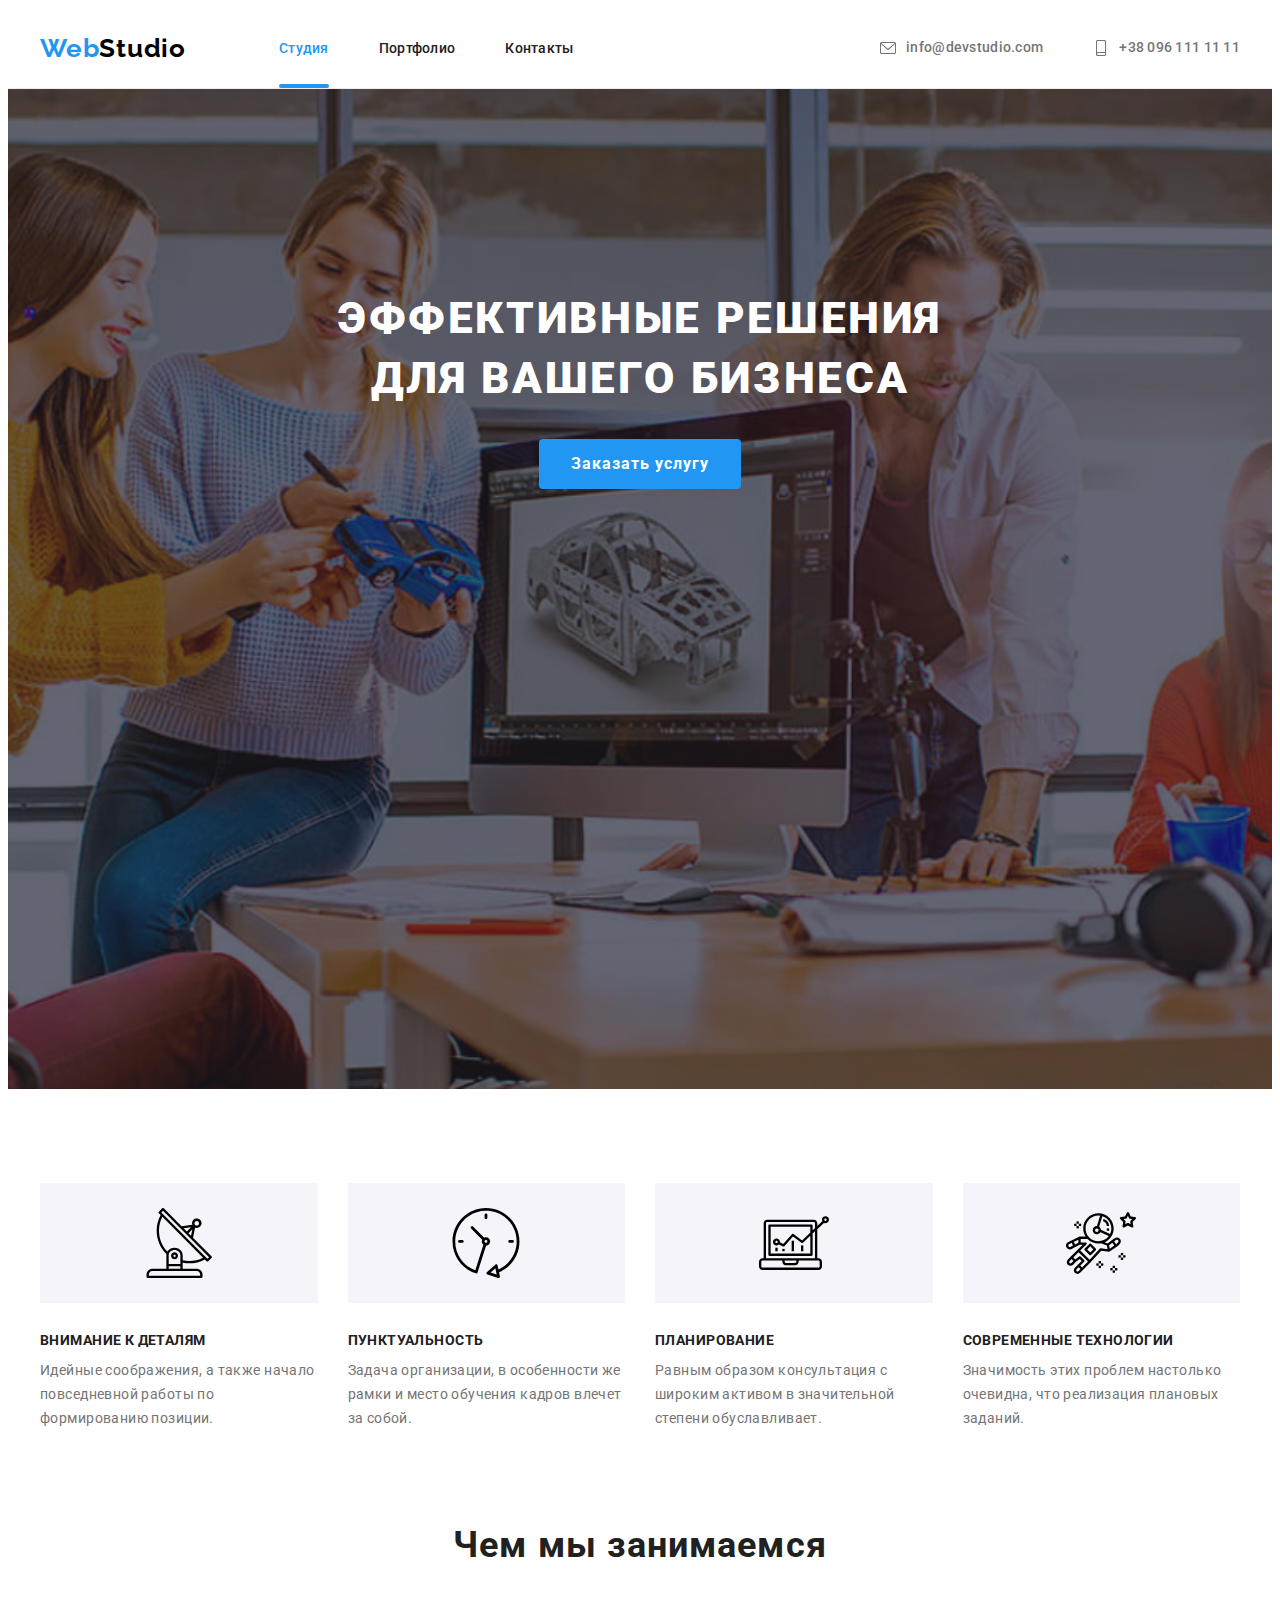
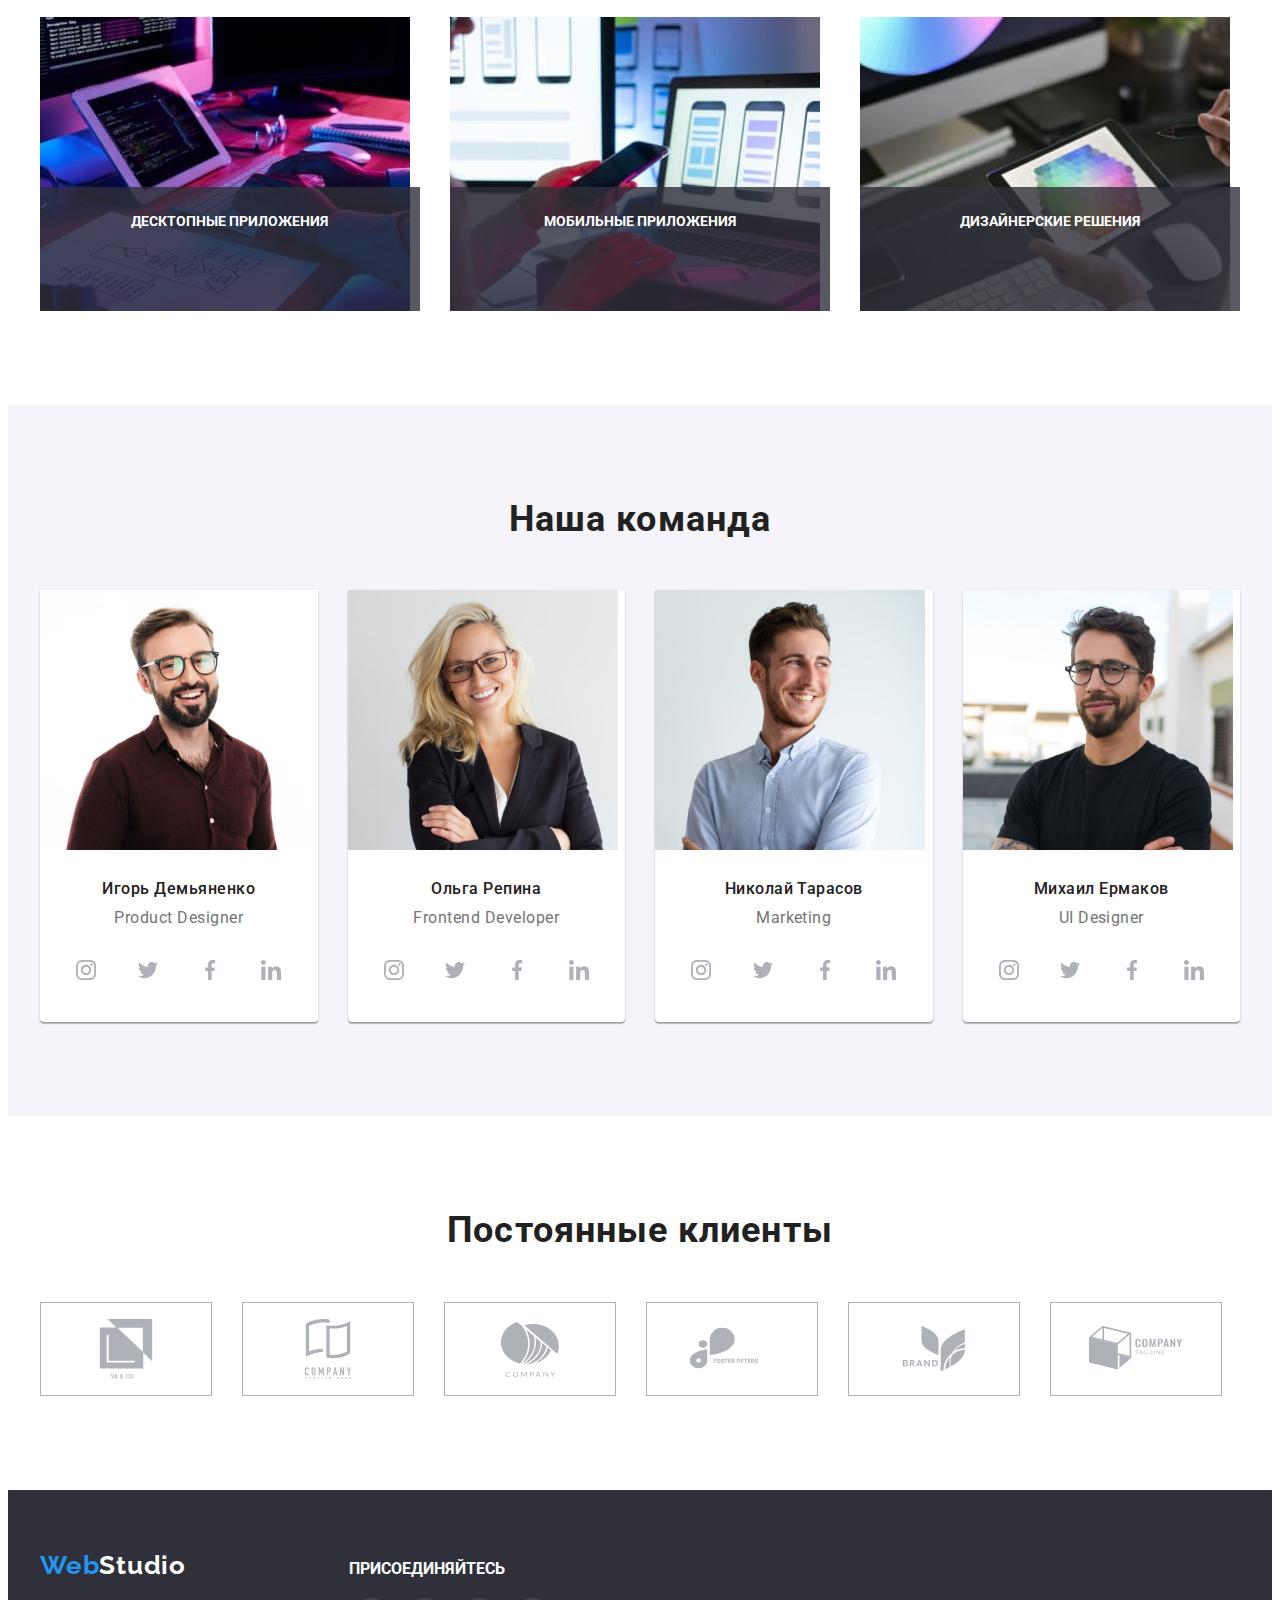
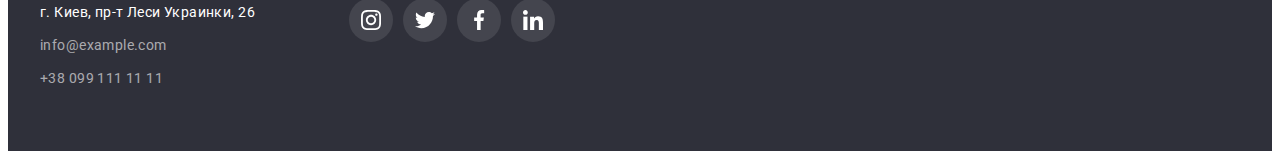
<file: index.html>
<!DOCTYPE html>
<html lang="ru">
  <head>
    <meta charset="UTF-8" />
    <meta http-equiv="X-UA-Compatible" content="IE=edge" />
    <meta name="viewport" content="width=device-width, initial-scale=1.0" />
    <title>Studio</title>
    <link rel="preconnect" href="https://fonts.gstatic.com" />
    <link
      href="https://fonts.googleapis.com/css2?family=Raleway:wght@700&family=Roboto:wght@400;500;700;900&display=swap"
      rel="stylesheet"
    />
    <link
      rel="stylesheet"
      href="https://cdnjs.cloudflare.com/ajax/libs/modern-normalize/1.0.0/modern-normalize.min.css"
      integrity="sha512-ISS7cAi1PEhQ8jnbJpJZMd29NlhNj4AWYyLOSp2CE/CsHxTCu+r+t0D2yoJudVrd0/8fTVPUVDzY5Tvli75u/g=="
      crossorigin="anonymous"
    />
    <link rel="stylesheet" href="./css/style.css" />
  </head>
  <body>
    <!-- шапка сайта -->

    <header class="header">
      <div class="container">
        <nav class="navigation-logotip">
          <a class="logotype" href="./index.html">
            <span class="logotype-one">
              Web
            </span>
            <span class="logotype-two">
              Studio
            </span>
          </a>
          <ul class="navigation">
            <li class="navigation-item">
              <a class="navigation-item-link" href="./index.html">
                <div class="current">Студия</div>
              </a>
            </li>
            <li class="navigation-item">
              <a class="navigation-item-link" href="./portfolio.html">
                Портфолио
              </a>
            </li>
            <li class="navigation-item">
              <a class="navigation-item-link" href="">
                Контакты
              </a>
            </li>
          </ul>
        </nav>

        <!-- right navigation -->
        <ul class="navigation right-navigation">
          <li class="navigation-contacts-mail link">
            <a
              href="mailto:info@devstudio.com"
              class="navigation-contacts-mail-item contacts-link"
            >
              <svg class="icon-adress" width="16" height="10">
                <use href="./images/icons.svg#icon-mail"></use>
              </svg>
              info@devstudio.com
            </a>
          </li>
          <li class="navigation-contacts-tel link">
            <a
              href="tel:+380961111111"
              class="navigation-contacts-tel-item contacts-link"
            >
              <svg class="icon-adress" width="16" height="10">
                <use href="./images/icons.svg#icon-telep"></use>
              </svg>
              +38 096 111 11 11
            </a>
          </li>
        </ul>
      </div>
    </header>

    <main>
      <!-- герой -->

      <section class="hero">
        <div class="bg-hero">
          <div class="container">
            <h1 class="hero-title">
              Эффективные решения для вашего бизнеса
            </h1>
            <button class="about-btn" type="button" data-modal-open>
              Заказать услугу
            </button>
          </div>
        </div>
      </section>

      <!-- особенности -->
      <section class="feature feature-sections">
        <div class="container">
          <h2 class="visually-hidden">Особенности</h2>
          <ul class="feature-item feature-box">
            <li class="feature-list">
              <div class="feature-icon">
                <svg class="feature-icon-svg">
                  <use href="./images/icons.svg#icon-feature1"></use>
                </svg>
              </div>
              <h3 class="feature-item-title">Внимание к деталям</h3>
              <p class="feature-item-text">
                Идейные соображения, а также начало повседневной работы по
                формированию позиции.
              </p>
            </li>
            <li class="feature-list">
              <div class="feature-icon">
                <svg class="feature-icon-svg">
                  <use href="./images/icons.svg#icon-feature2"></use>
                </svg>
              </div>
              <h3 class="feature-item-title">Пунктуальность</h3>
              <p class="feature-item-text">
                Задача организации, в особенности же рамки и место обучения
                кадров влечет за собой.
              </p>
            </li>
            <li class="feature-list">
              <div class="feature-icon">
                <svg class="feature-icon-svg">
                  <use href="./images/icons.svg#icon-feature3"></use>
                </svg>
              </div>
              <h3 class="feature-item-title">Планирование</h3>
              <p class="feature-item-text">
                Равным образом консультация с широким активом в значительной
                степени обуславливает.
              </p>
            </li>
            <li class="feature-list">
              <div class="feature-icon">
                <svg class="feature-icon-svg">
                  <use href="./images/icons.svg#icon-feature4"></use>
                </svg>
              </div>
              <h3 class="feature-item-title">Современные технологии</h3>
              <p class="feature-item-text">
                Значимость этих проблем настолько очевидна, что реализация
                плановых заданий.
              </p>
            </li>
          </ul>
        </div>
      </section>
      <!-- чем мы занимаемся -->
      <section class="work">
        <div class="container">
          <h2 class="work-title">Чем мы занимаемся</h2>
          <ul class="work-list">
            <li class="work-item">
              <img
                src="./images/img5.jpg"
                alt="робота з кодом"
                width="370"
                height="294"
              />
              <p class="work-overlay">Десктопные приложения</p>
            </li>
            <li class="work-item">
              <img
                src="./images/img.jpg"
                alt="робота з гаджетами"
                width="370"
                height="294"
              />
              <p class="work-overlay">Мобильные приложения</p>
            </li>
            <li class="work-item">
              <img
                src="./images/img123.jpg"
                alt="робота з зображенням"
                width="370"
                height="294"
              />
              <p class="work-overlay">Дизайнерские решения</p>
            </li>
          </ul>
        </div>
      </section>
      <!-- Наша команда -->
      <section class="team">
        <div class="container">
          <h2 class="work-title">Наша команда</h2>
          <ul class="team-list">
            <li class="team-background">
              <img
                src="./images/img6.jpg"
                alt="Игорь Демьяненко"
                width="270"
                height="260"
              />
              <div class="info-cards">
                <h3 class="team-title">Игорь Демьяненко</h3>
                <p class="team-about">Product Designer</p>
                <ul class="cards-social">
                  <li class="cards-item">
                    <a href="" class="social-link">
                      <svg class="social-icon">
                        <use href="./images/icons.svg#icon-instagram"></use>
                      </svg>
                    </a>
                  </li>
                  <li class="cards-item">
                    <a href="" class="social-link">
                      <svg class="social-icon">
                        <use href="./images/icons.svg#icon-twitter"></use>
                      </svg>
                    </a>
                  </li>
                  <li class="cards-item">
                    <a href="" class="social-link">
                      <svg class="social-icon">
                        <use href="./images/icons.svg#icon-facebook"></use>
                      </svg>
                    </a>
                  </li>
                  <li class="cards-item">
                    <a href="" class="social-link">
                      <svg class="social-icon">
                        <use href="./images/icons.svg#icon-linkedin"></use>
                      </svg>
                    </a>
                  </li>
                </ul>
              </div>
            </li>
            <li class="team-background">
              <img
                src="./images/img1.jpg"
                alt="Ольга Репина"
                width="270"
                height="260"
              />
              <div class="info-cards">
                <h3 class="team-title">Ольга Репина</h3>
                <p class="team-about">Frontend Developer</p>
                <ul class="cards-social">
                  <li class="cards-item">
                    <a href="" class="social-link">
                      <svg class="social-icon">
                        <use href="./images/icons.svg#icon-instagram"></use>
                      </svg>
                    </a>
                  </li>
                  <li class="cards-item">
                    <a href="" class="social-link">
                      <svg class="social-icon">
                        <use href="./images/icons.svg#icon-twitter"></use>
                      </svg>
                    </a>
                  </li>
                  <li class="cards-item">
                    <a href="" class="social-link">
                      <svg class="social-icon">
                        <use href="./images/icons.svg#icon-facebook"></use>
                      </svg>
                    </a>
                  </li>
                  <li class="cards-item">
                    <a href="" class="social-link">
                      <svg class="social-icon">
                        <use href="./images/icons.svg#icon-linkedin"></use>
                      </svg>
                    </a>
                  </li>
                </ul>
              </div>
            </li>
            <li class="team-background">
              <img
                src="./images/img2.jpg"
                alt="Николай Тарасов"
                width="270"
                height="260"
              />
              <div class="info-cards">
                <h3 class="team-title">Николай Тарасов</h3>
                <p class="team-about">Marketing</p>
                <ul class="cards-social">
                  <li class="cards-item">
                    <a href="" class="social-link">
                      <svg class="social-icon">
                        <use href="./images/icons.svg#icon-instagram"></use>
                      </svg>
                    </a>
                  </li>
                  <li class="cards-item">
                    <a href="" class="social-link">
                      <svg class="social-icon">
                        <use href="./images/icons.svg#icon-twitter"></use>
                      </svg>
                    </a>
                  </li>
                  <li class="cards-item">
                    <a href="" class="social-link">
                      <svg class="social-icon">
                        <use href="./images/icons.svg#icon-facebook"></use>
                      </svg>
                    </a>
                  </li>
                  <li class="cards-item">
                    <a href="" class="social-link">
                      <svg class="social-icon">
                        <use href="./images/icons.svg#icon-linkedin"></use>
                      </svg>
                    </a>
                  </li>
                </ul>
              </div>
            </li>
            <li class="team-background">
              <img
                src="./images/img4.jpg"
                alt="Михаил Ермаков"
                width="270"
                height="260"
              />
              <div class="info-cards">
                <h3 class="team-title">Михаил Ермаков</h3>
                <p class="team-about">UI Designer</p>
                <ul class="cards-social">
                  <li class="cards-item">
                    <a href="" class="social-link">
                      <svg class="social-icon">
                        <use href="./images/icons.svg#icon-instagram"></use>
                      </svg>
                    </a>
                  </li>
                  <li class="cards-item">
                    <a href="" class="social-link">
                      <svg class="social-icon">
                        <use href="./images/icons.svg#icon-twitter"></use>
                      </svg>
                    </a>
                  </li>
                  <li class="cards-item">
                    <a href="" class="social-link">
                      <svg class="social-icon">
                        <use href="./images/icons.svg#icon-facebook"></use>
                      </svg>
                    </a>
                  </li>
                  <li class="cards-item">
                    <a href="" class="social-link">
                      <svg class="social-icon">
                        <use href="./images/icons.svg#icon-linkedin"></use>
                      </svg>
                    </a>
                  </li>
                </ul>
              </div>
            </li>
          </ul>
        </div>
      </section>
      <!-- partners  -->
      <section class="partners">
        <div class="container">
          <h2 class="work-title">Постоянные клиенты</h2>
          <ul class="partners-list">
            <li class="partners-item">
              <a href="" class="partners-link">
                <svg class="partners-icon">
                  <use href="./images/icons.svg#icon-client1"></use>
                </svg>
              </a>
            </li>
            <li class="partners-item">
              <a href="" class="partners-link">
                <svg class="partners-icon">
                  <use href="./images/icons.svg#icon-client2"></use>
                </svg>
              </a>
            </li>
            <li class="partners-item">
              <a href="" class="partners-link">
                <svg class="partners-icon">
                  <use href="./images/icons.svg#icon-client3"></use>
                </svg>
              </a>
            </li>
            <li class="partners-item">
              <a href="" class="partners-link">
                <svg class="partners-icon">
                  <use href="./images/icons.svg#icon-client4"></use>
                </svg>
              </a>
            </li>
            <li class="partners-item">
              <a href="" class="partners-link">
                <svg class="partners-icon">
                  <use href="./images/icons.svg#icon-client5"></use>
                </svg>
              </a>
            </li>
            <li class="partners-item">
              <a href="" class="partners-link">
                <svg class="partners-icon">
                  <use href="./images/icons.svg#icon-client6"></use>
                </svg>
              </a>
            </li>
          </ul>
        </div>
      </section>
    </main>
    <!-- FOOTER    -->

    <footer class="footer">
      <div class="container">
        <div>
          <a class="logotype" href="/">
            <span class="logotype-one">Web</span>
            <span class="logotype-footer">Studio</span>
          </a>
          <address class="address">
            г. Киев, пр-т Леси Украинки, 26
            <ul class="address-list">
              <li class="address-link">info@example.com</li>
              <li class="address-link">+38 099 111 11 11</li>
            </ul>
          </address>
        </div>

        <!-- footer social -->
        <div class="footer-social">
          <p class="footer-bottom-text">присоединяйтесь</p>
          <ul class="cards-social">
            <li class="social-list-item">
              <a href="" class="footer-link">
                <svg class="footer-icon">
                  <use href="./images/icons.svg#icon-instagram"></use>
                </svg>
              </a>
            </li>
            <li class="social-list-item">
              <a href="" class="footer-link">
                <svg class="footer-icon">
                  <use href="./images/icons.svg#icon-twitter"></use>
                </svg>
              </a>
            </li>
            <li class="social-list-item">
              <a href="" class="footer-link">
                <svg class="footer-icon">
                  <use href="./images/icons.svg#icon-facebook"></use>
                </svg>
              </a>
            </li>
            <li class="social-list-item">
              <a href="" class="footer-link">
                <svg class="footer-icon">
                  <use href="./images/icons.svg#icon-linkedin"></use>
                </svg>
              </a>
            </li>
          </ul>
        </div>
      </div>
    </footer>
    <div class="backdrop is-hidden" data-modal>
      <div class="modal-btn">
        <button class="btn-close" type="button" data-modal-close>
          <svg class="icon-close">
            <use href="./images/icons.svg#icon-close"></use>
          </svg>
        </button>
      </div>
    </div>
    <script src="./css/js/modal.js"></script>
  </body>
</html>
</file>
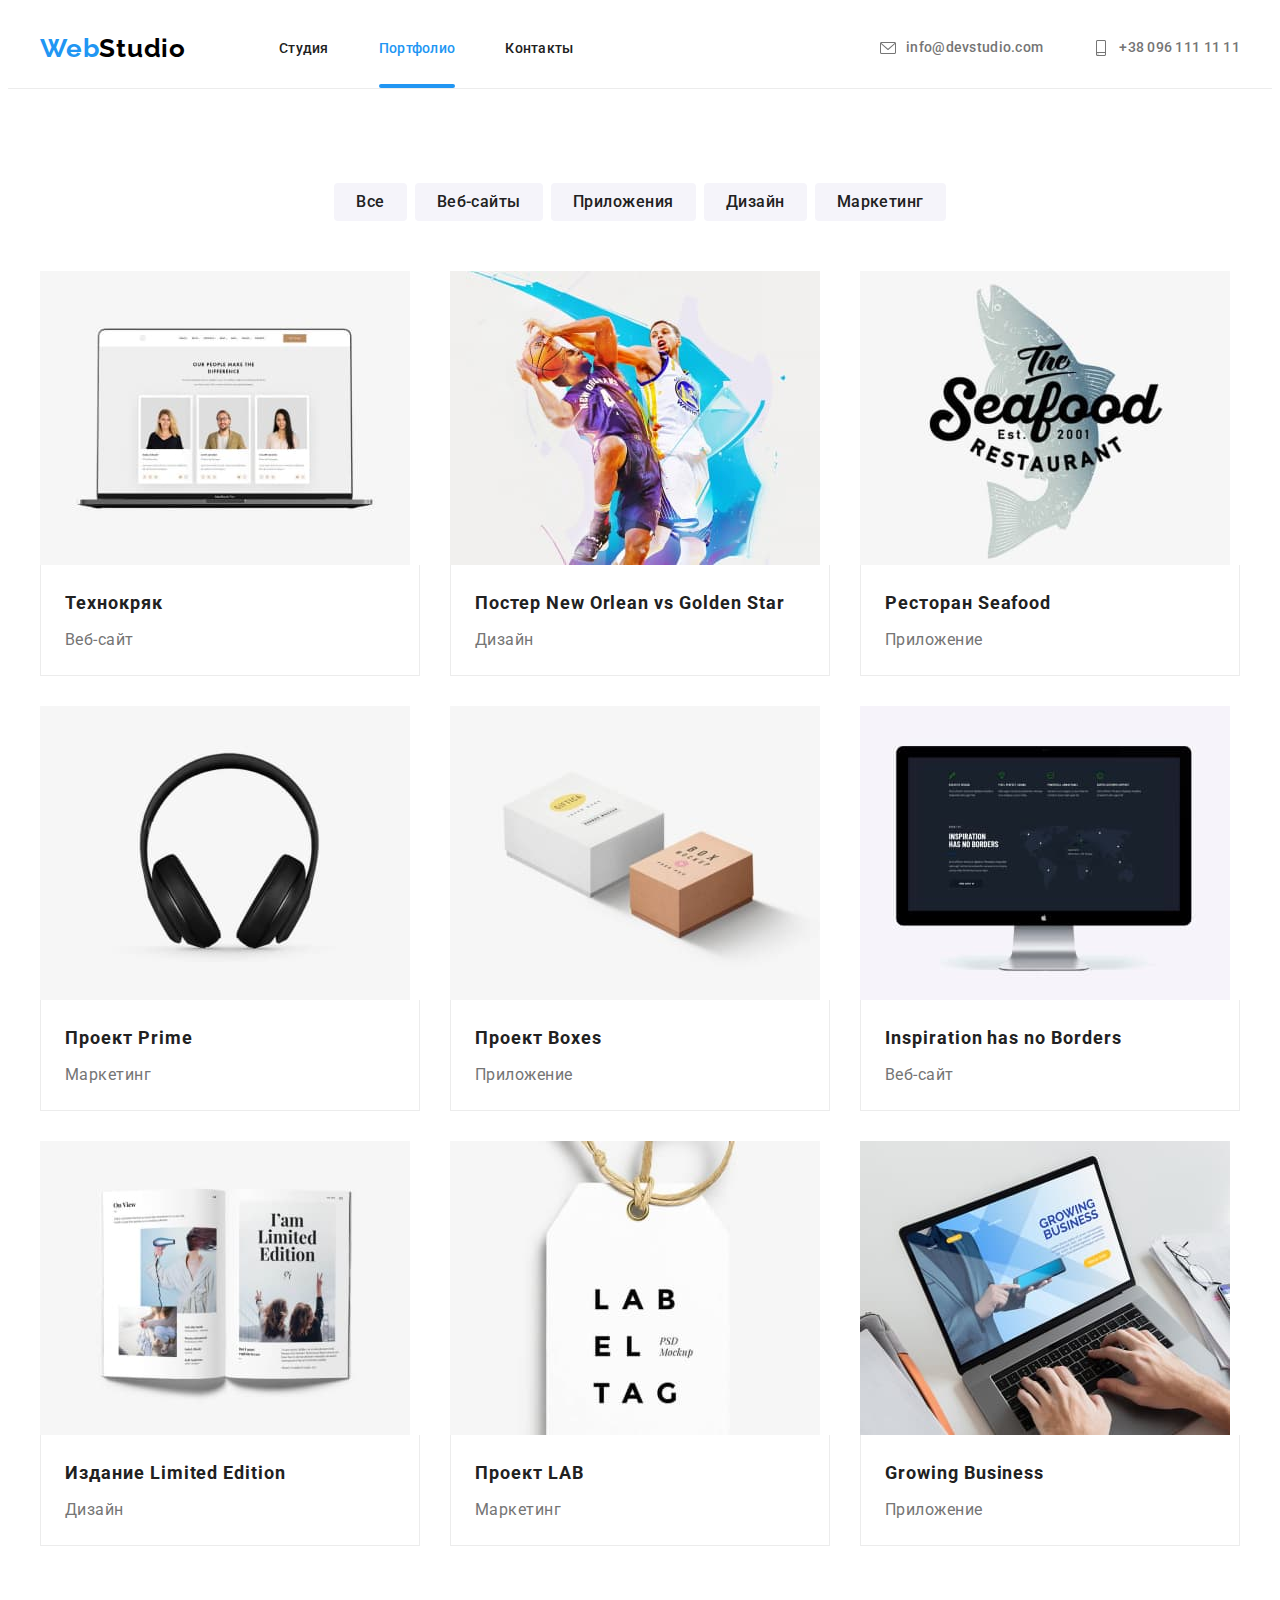
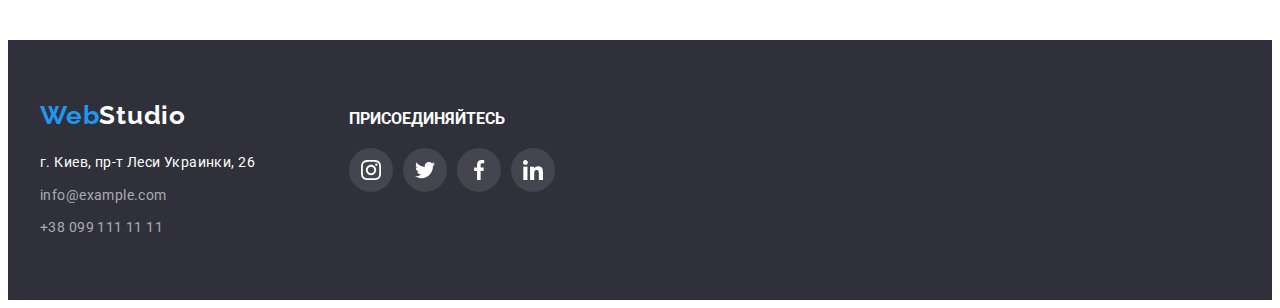
<file: portfolio.html>
<!DOCTYPE html>
<html lang="ru">
  <head>
    <meta charset="UTF-8" />
    <meta http-equiv="X-UA-Compatible" content="IE=edge" />
    <meta name="viewport" content="width=device-width, initial-scale=1.0" />
    <title>Portfolio</title>
    <link rel="preconnect" href="https://fonts.gstatic.com" />
    <link
      href="https://fonts.googleapis.com/css2?family=Raleway:wght@700&family=Roboto:wght@400;500;700;900&display=swap"
      rel="stylesheet"
    />
    <link
      rel="stylesheet"
      href="https://cdnjs.cloudflare.com/ajax/libs/modern-normalize/1.0.0/modern-normalize.min.css"
      integrity="sha512-ISS7cAi1PEhQ8jnbJpJZMd29NlhNj4AWYyLOSp2CE/CsHxTCu+r+t0D2yoJudVrd0/8fTVPUVDzY5Tvli75u/g=="
      crossorigin="anonymous"
    />
    <link rel="stylesheet" href="./css/style.css" />
  </head>
  <body>
    <!-- шапка сайта -->
     <header class="header">
      <div class="container">
        <nav class="navigation-logotip">
          <a class="logotype" href="./index.html">
            <span class="logotype-one">
              Web
            </span>
            <span class="logotype-two">
              Studio
            </span>
          </a>
          <ul class="navigation">
            <li class="navigation-item">
              <a class="navigation-item-link" href="./index.html">
                Студия
              </a>
            </li>
            <li class="navigation-item">
              <a class="navigation-item-link" href="./portfolio.html">
                <div class="current">Портфолио</div>
              </a>
            </li>
            <li class="navigation-item">
              <a class="navigation-item-link" href="">
                Контакты
              </a>
            </li>
          </ul>
        </nav>

        <!-- right navigation -->
        <ul class="navigation right-navigation">
          <li class="navigation-contacts-mail link">
            <a
              href="mailto:info@devstudio.com"
              class="navigation-contacts-mail-item contacts-link"
            >
              <svg class="icon-adress" width="16" height="10">
                <use href="./images/icons.svg#icon-mail"></use>
              </svg>
              info@devstudio.com
            </a>
          </li>
          <li class="navigation-contacts-tel link">
            <a
              href="tel:+380961111111"
              class="navigation-contacts-tel-item contacts-link"
            >
              <svg class="icon-adress" width="16" height="10">
                <use href="./images/icons.svg#icon-telep"></use>
              </svg>
              +38 096 111 11 11
            </a>
          </li>
        </ul>
      </div>
    </header>
    <!-- Main sections -->
    <main>
      <section class="portfolio">
        <div class="container">
        <h1 class="visually-hidden">Портфолио</h1>
        <h2 class="visually-hidden">Навигация Портфолио</h2>
        <ul class="navigations-btn">
          <li class="navigations-btn-item">
            <button class="button-text" type="button">Все</button>
          </li>
          <li class="navigations-btn-item">
            <button class="button-text" type="button">Веб-сайты</button>
          </li>
          <li class="navigations-btn-item">
            <button class="button-text" type="button">Приложения</button>
          </li>
          <li class="navigations-btn-item">
            <button class="button-text" type="button">Дизайн</button>
          </li>
          <li class="navigations-btn-item">
            <button class="button-text" type="button">Маркетинг</button>
          </li>
        </ul>
        <ul class="content-portfolio">
          <li class="content-portfolio-link">
            <a class="portfolio-link" href="">
              <div class="content-bg">
              <img
                src="./images/1.jpg"
                alt="Технокряк"
                width="370"
                height="294"
              />
              <p class="text-overlay">Технокряк это современная площадка распространения коронавируса. Компании используют эту платформу для цифрового шпионажа и атак на защищённые сервера конкурентов.</p>
              </div>
               <div class="content-botton">
              <h3>Технокряк</h3>
              <p class="content-portfolio-text">Веб-сайт</p>
              </div>
            </a>
          </li>
          <li class="content-portfolio-link">
            <a class="portfolio-link" href="">
              <div class="content-bg">
              <img
                src="./images/2.jpg"
                alt="Постер New Orlean vs Golden Star"
                width="370"
                height="294"
              />
              <p class="text-overlay">Технокряк это современная площадка распространения коронавируса. Компании используют эту платформу для цифрового шпионажа и атак на защищённые сервера конкурентов.</p>
              </div> 
              <div class="content-botton">
              <h3>Постер New Orlean vs Golden Star</h3>
              <p class="content-portfolio-text">Дизайн</p>
              </div>
            </a>
          </li>
          <li class="content-portfolio-link">
            <a class="portfolio-link" href="">
              <div class="content-bg">
              <img
                src="./images/3.jpg"
                alt="Ресторан Seafood"
                width="370"
                height="294"
              />
              <p class="text-overlay">Технокряк это современная площадка распространения коронавируса. Компании используют эту платформу для цифрового шпионажа и атак на защищённые сервера конкурентов.</p>
              </div> 
              <div class="content-botton">
              <h3>Ресторан Seafood</h3>
              <p class="content-portfolio-text">Приложение</p>
              </div>
            </a>           
          </li>
          <li class="content-portfolio-link">
            <a class="portfolio-link" href="">
              <div class="content-bg">
              <img
                src="./images/4.jpg"
                alt="Проект Prime"
                width="370"
                height="294"
              />
              <p class="text-overlay">Технокряк это современная площадка распространения коронавируса. Компании используют эту платформу для цифрового шпионажа и атак на защищённые сервера конкурентов.</p>
              </div> 
              <div class="content-botton">
              <h3>Проект Prime</h3>
              <p class="content-portfolio-text">Маркетинг</p>
              </div>
            </a>
          </li>
          <li class="content-portfolio-link">
            <a class="portfolio-link" href="">
              <div class="content-bg">
              <img
                src="./images/5.jpg"
                alt="Проект Boxes"
                width="370"
                height="294"
              />
              <p class="text-overlay">Технокряк это современная площадка распространения коронавируса. Компании используют эту платформу для цифрового шпионажа и атак на защищённые сервера конкурентов.</p>
              </div> 
              <div class="content-botton">
              <h3>Проект Boxes</h3>
              <p class="content-portfolio-text">Приложение</p>
              </div>
            </a>
          </li>
          <li class="content-portfolio-link">
            <a class="portfolio-link" href="">
              <div class="content-bg">
              <img
                src="./images/6.jpg"
                alt="Inspiration has no Borders"
                width="370"
                height="294"
              />
              <p class="text-overlay">Технокряк это современная площадка распространения коронавируса. Компании используют эту платформу для цифрового шпионажа и атак на защищённые сервера конкурентов.</p>
              </div> 
              <div class="content-botton">
              <h3>Inspiration has no Borders</h3>
              <p class="content-portfolio-text">Веб-сайт</p>
              </div>
            </a>
          </li>
          <li class="content-portfolio-link">
            <a class="portfolio-link" href="">
              <div class="content-bg">
              <img
                src="./images/7.jpg"
                alt="Издание Limited Edition"
                width="370"
                height="294"
              />
              <p class="text-overlay">Технокряк это современная площадка распространения коронавируса. Компании используют эту платформу для цифрового шпионажа и атак на защищённые сервера конкурентов.</p>
              </div> 
              <div class="content-botton">
              <h3>Издание Limited Edition</h3>
              <p class="content-portfolio-text">Дизайн</p>
              </div>
            </a>
          </li>
          <li class="content-portfolio-link">
            <a class="portfolio-link" href="">
              <div class="content-bg">
              <img
                src="./images/8.jpg"
                alt="Проект LAB"
                width="370"
                height="294"
              />
              <p class="text-overlay">Технокряк это современная площадка распространения коронавируса. Компании используют эту платформу для цифрового шпионажа и атак на защищённые сервера конкурентов.</p>
              </div> 
              <div class="content-botton">
              <h3>Проект LAB</h3>
              <p class="content-portfolio-text">Маркетинг</p>
              </div>
            </a>
          </li>
          <li class="content-portfolio-link">
            <a class="portfolio-link" href="">
              <div class="content-bg">
              <img
                src="./images/9.jpg"
                alt="Growing Business"
                width="370"
                height="294"
              />
              <p class="text-overlay">Технокряк это современная площадка распространения коронавируса. Компании используют эту платформу для цифрового шпионажа и атак на защищённые сервера конкурентов.</p>
              </div> 
              <div class="content-botton">
              <h3>Growing Business</h3>
              <p class="content-portfolio-text">Приложение</p>
              </div>
            </a>
          </li>
        </ul>
      </section>
      </div>
    </main>
    <!-- FOOTER     -->
      <footer class="footer">
      <div class="container">
        <div>
          <a class="logotype" href="/">
            <span class="logotype-one">Web</span>
            <span class="logotype-footer">Studio</span>
          </a>
          <address class="address">
            г. Киев, пр-т Леси Украинки, 26
            <ul class="address-list">
              <li class="address-link">info@example.com</li>
              <li class="address-link">+38 099 111 11 11</li>
            </ul>
          </address>
        </div>

        <!-- footer social -->
        <div class="footer-social">
          <p class="footer-bottom-text">присоединяйтесь</p>
          <ul class="cards-social">
            <li class="social-list-item">
              <a href="" class="footer-link">
                <svg class="footer-icon">
                  <use href="./images/icons.svg#icon-instagram"></use>
                </svg>
              </a>
            </li>
            <li class="social-list-item">
              <a href="" class="footer-link">
                <svg class="footer-icon">
                  <use href="./images/icons.svg#icon-twitter"></use>
                </svg>
              </a>
            </li>
            <li class="social-list-item">
              <a href="" class="footer-link">
                <svg class="footer-icon">
                  <use href="./images/icons.svg#icon-facebook"></use>
                </svg>
              </a>
            </li>
            <li class="social-list-item">
              <a href="" class="footer-link">
                <svg class="footer-icon">
                  <use href="./images/icons.svg#icon-linkedin"></use>
                </svg>
              </a>
            </li>
          </ul>
        </div>
      </div>
    </footer>
  </body>
</html>
</file>
<file: css/style.css>
/* основной цвет текста #212121 */
/* вторчиный цыет текста #757575 */
/* #FFFFFF */
/* акцент #2196F3 */
/* вторычний цыет фона #2F303A */
/* вторичный цыет фона белый #E5E5E5 */
/* Наша команда цвет фона #F5F4FA */
/* шрифты */
/* Raleway  700 */
/* Roboto 500 900 700 400 */
:root {
  --main-color: #212121;
  --accent: #2196f3;
  --main-font: 'Roboto', sans-serif;
  --secondary-color: #757575;
  --color-team: #f5f4fa;
  --color-white: #ffffff;
  --color-black: #000000;
  --color-hero: #2f303a;
  --border-color: #ececec;
  --icon:#AFB1B8;
  --color-footer-icon-bg:#44454E;
  --backdrop:rgba(0, 0, 0, 0.2);
  --portfolio-overlay:rgba(33, 150, 243, 0.9);
  --overlay-work:rgba(47, 48, 58, 0.8);
}
body {
  font-family: var(--main-font);
  color: var(--main-color);
}
li {
  list-style-type: none;
}

h1,
h2,
h3,
h4,
h5,
h6,
p {
  margin-top: 0;
  margin-bottom: 0;
}
ul {
  margin-bottom: 0;
  margin-top: 0;
  padding-left: 0;
}
img {
  display: block;
  margin: 0;
  padding: 0;
}
.container {
  width: 1200px;
  padding-left: 15px;
  padding-right: 15px;
  margin: 0 auto;
}
.header .container {
  display: flex;
  align-items: center;
}
.logotyp-text {
  display: flex;
  align-items: center;
}
.navigation-logotip {
  display: flex;
  align-items: center;
}
/* header */

.header {
  background-color: var(--color-white);
  border-bottom: 1px solid var(--border-color);
}
/* логотип  */

a {
  text-decoration: none;
}
.logotype {
  font-family: 'Raleway', 'Roboto';
  font-weight: 700;
  font-size: 26px;
  line-height: 1.19;
  letter-spacing: 0.03em;
  display: flex;
  align-items: center;
  margin-right: 93px;
}
.logotype:hover {
  color: var(--accent);
  text-decoration: none;
}

.logotype-one {
  color: var(--accent);
}
.logotype-two {
  color: var(--color-black);
}
/* Меню навигации */
.right-navigation {
  margin-left: auto;
}
.navigation-contacts-mail {
  margin-right: 50px;
}
.current {
  color: var(--accent);
}

.navigation {
  display: flex;
  align-items: center;
}
.navigation-item:not(:last-child) {
  margin-right: 50px;
}
.navigation-contacts {
  display: flex;
  align-items: center;
  margin-left: auto;
}
.navigation-item-link{
  position: relative;
  display: block;
  padding: 32px 0;
  font-weight: 500;
  font-size: 14px;
  line-height: 16px;
  letter-spacing: 0.02em;
  color: var(--main-color);
   transition: color 250ms cubic-bezier(0.4, 0, 0.2, 1);
}
.navigation .navigation-item-link .current::after{
  position: absolute;
  bottom: 0;
  left: 0;
  display: block;
  content: '';
  width: 100%;
  height: 4px;
  background-color: var(--accent);
  border-radius: 2px;
}
.navigation :hover,
.navigation :focus {
  color: var(--accent);
  text-decoration: none;
}
.navigation-contacts-mail-item {
  font-family: var(--main-font);
  font-weight: 500;
  font-size: 14px;
  line-height: 1.14;
  letter-spacing: 0.02em;
  color: var(--secondary-color);
  display: block;
  padding: 32px 0;
}
.navigation-contacts-tel-item {
  font-family: var(--main-font);
  font-weight: 500;
  font-size: 14px;
  line-height: 1.14;
  letter-spacing: 0.02em;
  color: var(--secondary-color);
  display: block;
  padding: 32px 0;
}
.icon-adress {
  width: 16px;
  height: 16px;
  margin-right: 10px;
  fill: currentColor;
}
.link .contacts-link {
  display: inline-flex;
  color: var(--secondary-color);
  transition: color 250ms cubic-bezier(0.4, 0, 0.2, 1);
}
.link .contacts-link:hover,
.link .contacts-link:focus {
  color: var(--accent);
}

/* Меню навигации end*/

/* HERO */
.bg-hero {  
  max-width: 1600px;
  height: 600px;
  margin-left: auto;
  margin-right: auto;
  padding-top: 200px;
  padding-bottom: 200px;
  background-color: var(--color-hero);
  background-image: linear-gradient(
      to right,
      rgba(47, 48, 58, 0.4),
      rgba(47, 48, 58, 0.4)
    ),
    url(../images/hero.jpg);
  background-position: center;
  background-repeat: no-repeat;
  background-size: cover;
  color: var(--color-white);
  text-align: center;
}
}
.hero {
  background: var(--color-hero);
  color: var(--color-white);
  align-items: center;
  /* padding-top: 200px;
  padding-bottom: 200px; */
  text-align: center;
}
.hero-title {
  font-weight: 900;
  font-size: 44px;
  line-height: 1.36;
  letter-spacing: 0.06em;
  text-transform: uppercase;
  text-align: center;
  margin-top: 0;
  margin-bottom: 30px;
  /* background: var(--color-hero); */
  color: var(--color-white);
  max-width: 696px;
  margin-left: auto;
  margin-right: auto;
}

.about-btn {
  font-weight: 700;
  font-size: 16px;
  line-height: 1.88;
  letter-spacing: 0.06em;
  border-radius: 4px;
  color: var(--color-white);
  padding: 10px 32px;
  border: none;
  font-family: inherit;
  background: var(--accent);
  cursor: pointer;
  display: inline-block;
  transition: background-color 250ms cubic-bezier(0.4, 0, 0.2, 1);
}
.about-btn:hover,
.about-btn:focus {
  background-color: #188ce8;;
  
}
/* HERO  end */

/* feature */
.feature {
  padding-bottom: 0;
}
.feature-icon {
  display: flex;
  height: 120px;
  margin-bottom: 30px;
  background-color: var(--color-team);
  justify-content: center;
  align-items: center;
}
.feature-icon-svg{
  width: 70px;
  height: 70px;
}
.feature-list {
  flex-basis: calc((100% - 3 * 30px) / 4);
}
.feature-list:not(:first-child) {
  margin-left: 30px;
}
. .feature-item-title {
  margin-bottom: 10px;
  margin-top: 0;
}
.feature-sections {
  padding-top: 94px;
}
.feature-box {
  display: flex;
  margin-top: 0;
  margin-bottom: 0;
  padding: 0;
}
.feature-item-title {
  font-weight: 700;
  font-size: 14px;
  line-height: 1.14;
  letter-spacing: 0.03em;
  text-transform: uppercase;
}
.feature-item-text {
  color: var(--secondary-color);
  font-size: 14px;
  line-height: 1.71;
  letter-spacing: 0.03em;
  margin-top: 10px;
}
/* feature  end*/
/* component */
.visually-hidden {
  position: absolute;
  width: 1px;
  height: 1px;
  margin: -1px;
  border: 0;
  padding: 0;

  white-space: nowrap;
  clip-path: inset(100%);
  clip: rect(0 0 0 0);
  overflow: hidden;
}
button {
  font-family: inherit;
}
.work-title {
  font-weight: 700;
  font-size: 36px;
  line-height: 1.16;
  letter-spacing: 0.03em;
}
/* component end */
/* WORK */
.work-item:not(:last-child) {
  margin-right: 30px;
}
.work-item {
  flex-basis: calc((100% - 2 * 30px) / 3);
  position: relative;
}
.work-overlay{
  position: absolute;
  width: 100%;
  height: 70px;
  left: 0;
  bottom: 0;
  padding-top: 27px;
  padding-bottom: 27px;
  margin: 0;
  color: var(--color-white);
  background-color: var(--overlay-work);
  font-weight: 700;
  font-size: 14px;
  text-transform: uppercase;
  line-height: 1.14;
  text-align: center;
}
.work-list {
  display: flex;
  padding: 0;
}
.work-title {
  text-align: center;
  margin-top: 0;
  margin-bottom: 50px;
}
.work {
  padding-top: 94px;
  padding-bottom: 94px;
}
/* WORK  end */
.team-background {
  flex-basis: calc((100% - 3 * 30px) / 4);
  text-align: center;
  background-color: var(--color-white);
  border-radius: 0 0 4px 4px;
  box-shadow: 0px 1px 3px rgb(0 0 0 / 12%), 0px 1px 1px rgb(0 0 0 / 14%),
    0px 2px 1px rgb(0 0 0 / 20%);
}
.team-background:not(:last-child) {
  margin-right: 30px;
}
.info-cards {
  padding: 30px 24px;
}
.team-list {
  display: flex;
  margin-top: 0;
  margin-bottom: 0;
  padding: 0;
}
.team {
  background: var(--color-team);
  padding-top: 94px;
  padding-bottom: 94px;
}

.team-title {
  font-weight: 500;
  font-size: 16px;
  line-height: 1.18;
  letter-spacing: 0.03em;
  margin-bottom: 10px;
  margin-top: 0;
}
.team-about {
  color: var(--secondary-color);
  font-size: 16px;
  line-height: 1.18;
  letter-spacing: 0.03em;
}
.cards-social {
  display: flex;
  justify-content: space-between;
  padding: 0;
  margin-top: 20px;
}
.cards-item:not(:last-child){
  margin-right: 10px;
}
.social-link {
  display: inline-flex;
  width: 44px;
  height: 44px;
  align-items: center;
  justify-content: center;
  color: var(--icon);
  border-radius: 50%;
  transition: background-color 250ms cubic-bezier(0.4, 0, 0.2, 1),color 250ms cubic-bezier(0.4, 0, 0.2, 1);
}
.social-icon {
  width: 20px;
  height: 20px;
  fill: currentColor;
}
.social-link:hover,
.social-link:focus{
  color: var(--color-white);
  background-color: var(--accent);
  border-radius: 50%;
}
/* partners     */
.partners{
  padding-top: 94px;
  padding-bottom: 94px;
}
.partners-list{
  list-style: none;
  margin-top: 0;
  margin-bottom: 0;
  display: flex;
  padding: 0;
}
.partners-item:not(:last-child){
  margin-right: 30px;
}
.partners-link {
  display: inline-flex;
  width: 170px;
  height: 92px;
  justify-content: center;
  align-items: center;
  border: 1px solid var(--icon);
  color: var(--icon);
  transition: color 250ms cubic-bezier(0.4, 0, 0.2, 1),
  border-color 250ms cubic-bezier(0.4, 0, 0.2, 1);
}
.partners-link:hover,
.partners-link:focus{
  border: 1px solid var(--accent);
  color: var(--accent);
}
.partners-icon {
  width: 106px;
  height: 60px;
  fill: currentColor;
}

/* footer   */
.footer-social{
  margin-left: 70px;
}
.footer .container {
  display: flex;
  align-items: baseline;
}
.logotype-footer {
  color: var(--color-white);
}
.footer {
  background: var(--color-hero);
  padding-top: 60px;
  padding-bottom: 60px;
  color: var(--color-white);
}
.footer-box {
  display: block;
  margin-bottom: 20px;
}

address {
  font-style: normal;
  font-weight: 400;
  font-size: 14px;
  line-height: 1.71;
  letter-spacing: 0.03em;
  color: var(--color-white);
}
.address-link:not(:last-child) {
  margin-bottom: 9px;
}
.address-link {
  color: rgba(255, 255, 255, 0.6);
}
.address {
  margin-top: 20px;
}
.address-list {
  margin-top: 9px;
}
.footer-bottom-text{
  margin: 0;
  text-transform: uppercase;
  font-weight: 700;
  line-height: 1.14;
}
.social-list-item:not(:last-child){
  margin-right: 10px;
}
.social-list-item .footer-link {
  color: var(--color-white);
  background-color: var(--color-footer-icon-bg);
  border-radius: 50%;
}
.footer-link {
  display: inline-flex;
  width: 44px;
  height: 44px;
  align-items: center;
  justify-content: center;
  border-radius: 50%;
 transition: background-color 250ms cubic-bezier(0.4, 0, 0.2, 1);
}

.footer-link:hover,
.footer-link:focus {
  color: var(--color-white);
  background-color: var(--accent);
}
.footer-icon {
  width: 20px;
  height: 20px;
  fill: currentColor;
}

/* footer end   */

/*-------------------------------- PORTFOLIO  -------------------------------- */

/* navigation-portfolio   */

.button-text:hover,
.button-text:focus {
  color: var(--color-white);
  background: var(--accent);
  cursor: pointer;
  box-shadow: 0px 3px 1px rgba(0, 0, 0, 0.1), 0px 1px 2px rgba(0, 0, 0, 0.08),
  0px 2px 2px rgba(0, 0, 0, 0.12);
}
.button-text {
  font-family: inherit;
  font-weight: 500;
  font-size: 16px;
  line-height: 1.62;
  letter-spacing: 0.03em;
  color: var(--main-color);
  background: var(--color-team);
  padding: 6px 22px;
  border-radius: 4px;
  border: none;
  cursor: pointer;
  transition: background-color 250ms cubic-bezier(0.4, 0, 0.2, 1),
  color 250ms cubic-bezier(0.4, 0, 0.2, 1),
  box-shadow 250ms cubic-bezier(0.4, 0, 0.2, 1);
}

/* navigation-portfolio   END */

/*  --------------content-portfolio   ---------------*/
/* header-portfolio */
.header-portfolio {
  border-bottom: 1px solid var(--border-color);
}
.content-portfolio-link {
  line-height: 2;
  letter-spacing: 0.06em;
  margin-right: 30px;
  margin-bottom: 30px;
  flex-basis: calc(100% / 3 - 30px);
}
.content-portfolio-link:hover,
.content-portfolio-link:focus {
  box-shadow: 0px 1px 1px rgba(0, 0, 0, 0.12), 0px 4px 4px rgba(0, 0, 0, 0.06),
  1px 4px 6px rgba(0, 0, 0, 0.16);
}
.content-portfolio-text {
  font-size: 16px;
  line-height: 1.87;
  letter-spacing: 0.03em;
  color: var(--secondary-color);
  margin-top: 4px;
}
h3 {
  color: var(--main-color);
  font-size: 18px;
}
/* main sections  */
.navigations-btn {
  display: flex;
  justify-content: center;
  text-align: center;
  padding: 0;
  margin-bottom: 50px;
}
.navigations-btn-item:not(:last-child) {
  margin-right: 8px;
}
/* content portfolio */
.content-bg{
  position: relative;
  overflow: hidden;
}
.text-overlay{
  position: absolute;
  left: 0;
  top: 0;
  width: 100%;
  height: 100%;
  padding: 63px 24px;
  background-color: var(--portfolio-overlay);
  color: var(--color-white);
  opacity: 0;
  font-size: 18px;
  line-height: 1.56;
  letter-spacing: 0.03em;
  transform: translateY(100%);
  transition: transform 250ms cubic-bezier(0.4, 0, 0.2, 1),
  opacity 250ms cubic-bezier(0.4, 0, 0.2, 1);
}
.portfolio-link:hover .text-overlay,
.portfolio-link:focus .text-overlay{
  opacity: 1;
  transform: translateY(0);
}
.content-portfolio {
  display: flex;
  flex-wrap: wrap;
  margin-right: calc(-1 * 30px);
  margin-bottom: calc(-1 * 30px);
  padding: 0;
}
.content-botton {
  border-right: 1px solid var(--border-color);
  padding: 20px 24px;
  border-bottom: 1px solid var(--border-color);
  border-left: 1px solid var(--border-color);
}

.portfolio {
  padding-top: 94px;
  padding-bottom: 94px;
}

/* end portfolio */

/* modal       window*/
.backdrop {
  position: fixed;
  top: 0;
  left: 0;
  width: 100%;
  height: 100%;
  background-color: var(--backdrop);
  opacity: 1;
  visibility: visible;
  transition: opacity 250ms cubic-bezier(0.4, 0, 0.2, 1),
  visibility 250ms cubic-bezier(0.4, 0, 0.2, 1);
  z-index: 100;
}
.is-hidden{
  opacity: 0;
  pointer-events: none;
  visibility: hidden;
}
.modal-btn{
  position: absolute;
  min-width: 528px;
  min-height: 581px;
  top: 50%;
  left: 50%;
  background-color: var(--color-white);
  box-shadow: 0px 1px 3px rgba(0, 0, 0, 0.12), 0px 1px 1px rgba(0, 0, 0, 0.14),
  0px 2px 1px rgba(0, 0, 0, 0.2);
  border-radius: 4px;
  opacity: 1;
  transition: transform 250ms cubic-bezier(0.4, 0, 0.2, 1),
  opacity 250ms cubic-bezier(0.4, 0, 0.2, 1);
  transform: translate(-50%, -50%);
}
.btn-close{
  position: absolute;
  right: 8px;
  height: 30px;
  top: 8px;
  width: 30px;
  background: var(--color-white);
  color: #000000;
  border-radius: 50%;
  border: 1px solid rgba(0, 0, 0, 0.1);
  transition: color 250ms cubic-bezier(0.4, 0, 0.2, 1);
  cursor: pointer;
  
}
.btn-close:hover,
.btn-close:focus{
  color:var(--accent)
}
.icon-close{
  width: 11px;
  height: 11px;
  fill: currentColor;
}
</file>
